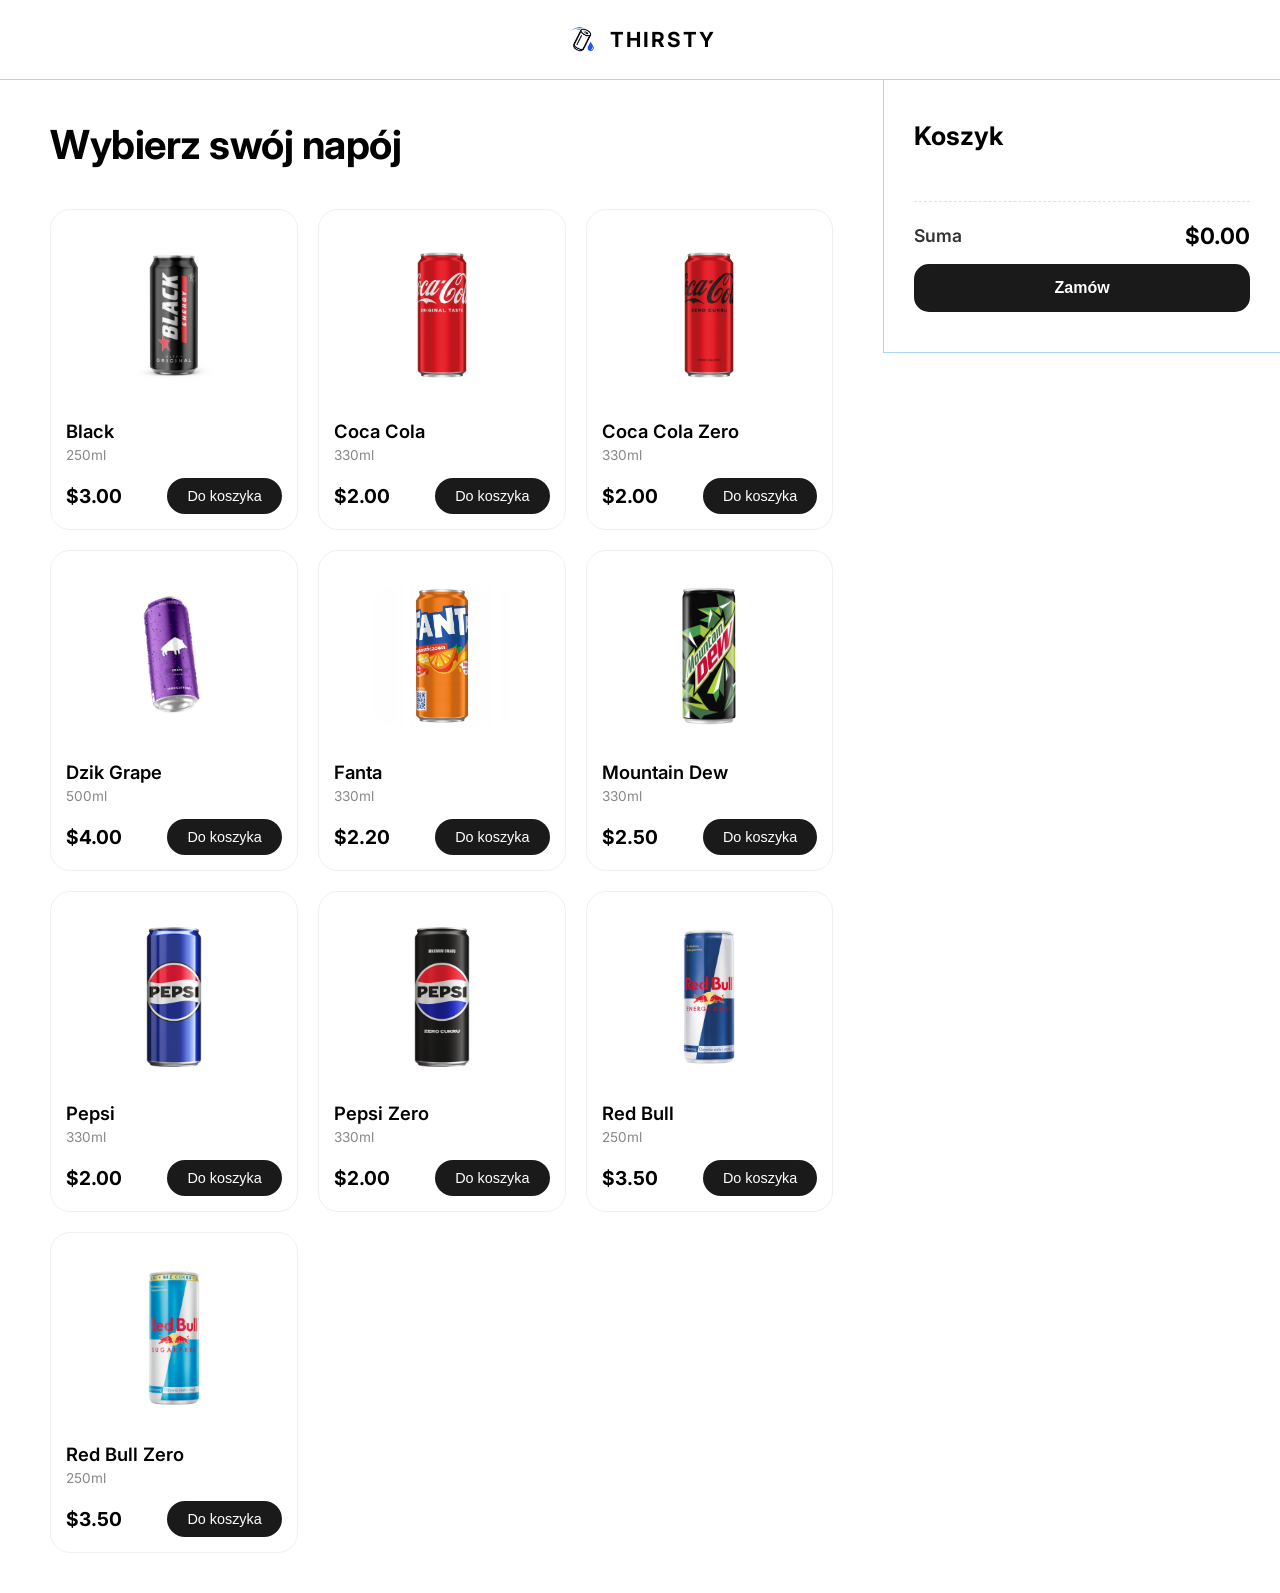
<file: index.html>
<!DOCTYPE html>
<html lang="pl">
<head>
    <meta charset="UTF-8">
    <meta name="viewport" content="width=device-width, initial-scale=1.0">
    <title>THIRSTY - Wybierz Swój Napój</title>
    
    <meta name="description" content="Zamów swoje ulubione napoje gazowane, bez cukru oraz ciepłe w nowoczesnym sklepie THIRSTY. Szybka dostawa i proste zamówienie.">
    <meta name="keywords" content="sklep z napojami, napoje gazowane, napoje bez cukru, kawa, herbata, thirsty drinki, zamów napój">
    <meta name="author" content="THIRSTY Brand">
    
    <link href="https://fonts.googleapis.com/css2?family=Inter:wght@300;400;500;600;700&display=swap" rel="stylesheet">
    <link rel="stylesheet" href="https://cdnjs.cloudflare.com/ajax/libs/font-awesome/6.5.1/css/all.min.css">
    <link rel="stylesheet" href="style.css">
    <script src="main.js" defer></script>
</head>
<body>
<header class="site-header">
    <nav class="navbar">
        <div class="nav-left">
            </div>
        <div class="nav-logo">
            <img src="img/logo.png" alt="Brand Logo">
            <span class="logo-name">THIRSTY</span>
        </div>
    </nav>
</header>
<main id="main-page">
    <section id="products">
        <h1>Wybierz swój napój</h1>
        
        <div class="products-grid">
            
            <article class="product-cart">
                <div class="product-image">
                    <img src="img/black.jpg" alt="Black Energy">
                </div>
                <div class="product-info">
                    <h2>Black</h2>
                    <span class="product-size">250ml</span>
                    <div class="product-footer">
                        <span class="product-price">$3.00</span>
                        <button class="add-to-cart-btn" data-id="1">Do koszyka</button>
                    </div>
                </div>
            </article>

            <article class="product-cart">
                <div class="product-image">
                    <img src="img/cola.jpg" alt="Coca Cola">
                </div>
                <div class="product-info">
                    <h2>Coca Cola</h2>
                    <span class="product-size">330ml</span>
                    <div class="product-footer">
                        <span class="product-price">$2.00</span>
                        <button class="add-to-cart-btn" data-id="2">Do koszyka</button>
                    </div>
                </div>
            </article>

            <article class="product-cart">
                <div class="product-image">
                    <img src="img/cola_zero.jpg" alt="Coca Cola Zero">
                </div>
                <div class="product-info">
                    <h2>Coca Cola Zero</h2>
                    <span class="product-size">330ml</span>
                    <div class="product-footer">
                        <span class="product-price">$2.00</span>
                        <button class="add-to-cart-btn" data-id="3">Do koszyka</button>
                    </div>
                </div>
            </article>

            <article class="product-cart">
                <div class="product-image">
                    <img src="img/dzikgrape.jpg" alt="Dzik Grape">
                </div>
                <div class="product-info">
                    <h2>Dzik Grape</h2>
                    <span class="product-size">500ml</span>
                    <div class="product-footer">
                        <span class="product-price">$4.00</span>
                        <button class="add-to-cart-btn" data-id="4">Do koszyka</button>
                    </div>
                </div>
            </article>

            <article class="product-cart">
                <div class="product-image">
                    <img src="img/fanta.jpg" alt="Fanta">
                </div>
                <div class="product-info">
                    <h2>Fanta</h2>
                    <span class="product-size">330ml</span>
                    <div class="product-footer">
                        <span class="product-price">$2.20</span>
                        <button class="add-to-cart-btn" data-id="5">Do koszyka</button>
                    </div>
                </div>
            </article>

            <article class="product-cart">
                <div class="product-image">
                    <img src="img/mountain.jpg" alt="Mountain Dew">
                </div>
                <div class="product-info">
                    <h2>Mountain Dew</h2>
                    <span class="product-size">330ml</span>
                    <div class="product-footer">
                        <span class="product-price">$2.50</span>
                        <button class="add-to-cart-btn" data-id="6">Do koszyka</button>
                    </div>
                </div>
            </article>

            <article class="product-cart">
                <div class="product-image">
                    <img src="img/pepsi.jpg" alt="Pepsi">
                </div>
                <div class="product-info">
                    <h2>Pepsi</h2>
                    <span class="product-size">330ml</span>
                    <div class="product-footer">
                        <span class="product-price">$2.00</span>
                        <button class="add-to-cart-btn" data-id="7">Do koszyka</button>
                    </div>
                </div>
            </article>

            <article class="product-cart">
                <div class="product-image">
                    <img src="img/pepsi_zero.jpg" alt="Pepsi Zero">
                </div>
                <div class="product-info">
                    <h2>Pepsi Zero</h2>
                    <span class="product-size">330ml</span>
                    <div class="product-footer">
                        <span class="product-price">$2.00</span>
                        <button class="add-to-cart-btn" data-id="8">Do koszyka</button>
                    </div>
                </div>
            </article>

            <article class="product-cart">
                <div class="product-image">
                    <img src="img/redbull.jpg" alt="Red Bull">
                </div>
                <div class="product-info">
                    <h2>Red Bull</h2>
                    <span class="product-size">250ml</span>
                    <div class="product-footer">
                        <span class="product-price">$3.50</span>
                        <button class="add-to-cart-btn" data-id="9">Do koszyka</button>
                    </div>
                </div>
            </article>

            <article class="product-cart">
                <div class="product-image">
                    <img src="img/redbull_zero.jpg" alt="Red Bull Zero">
                </div>
                <div class="product-info">
                    <h2>Red Bull Zero</h2>
                    <span class="product-size">250ml</span>
                    <div class="product-footer">
                        <span class="product-price">$3.50</span>
                        <button class="add-to-cart-btn" data-id="10">Do koszyka</button>
                    </div>
                </div>
            </article>

        </div>
    </section>

    <aside class="cart-sidebar">
        <div class="cart-header">
            <h2>Koszyk</h2>
        </div>
        
        <div class="cart-items" id="cart-items-container">
        </div>
        <div class="cart-summary">
            <div class="total-row">
                <span>Suma</span>
                <span class="total-price" id="cart-total-price">0</span>
            </div>
            <button class="order-btn">Zamów</button>
        </div>
    </aside>
</main>
</body>
</html>
</file>
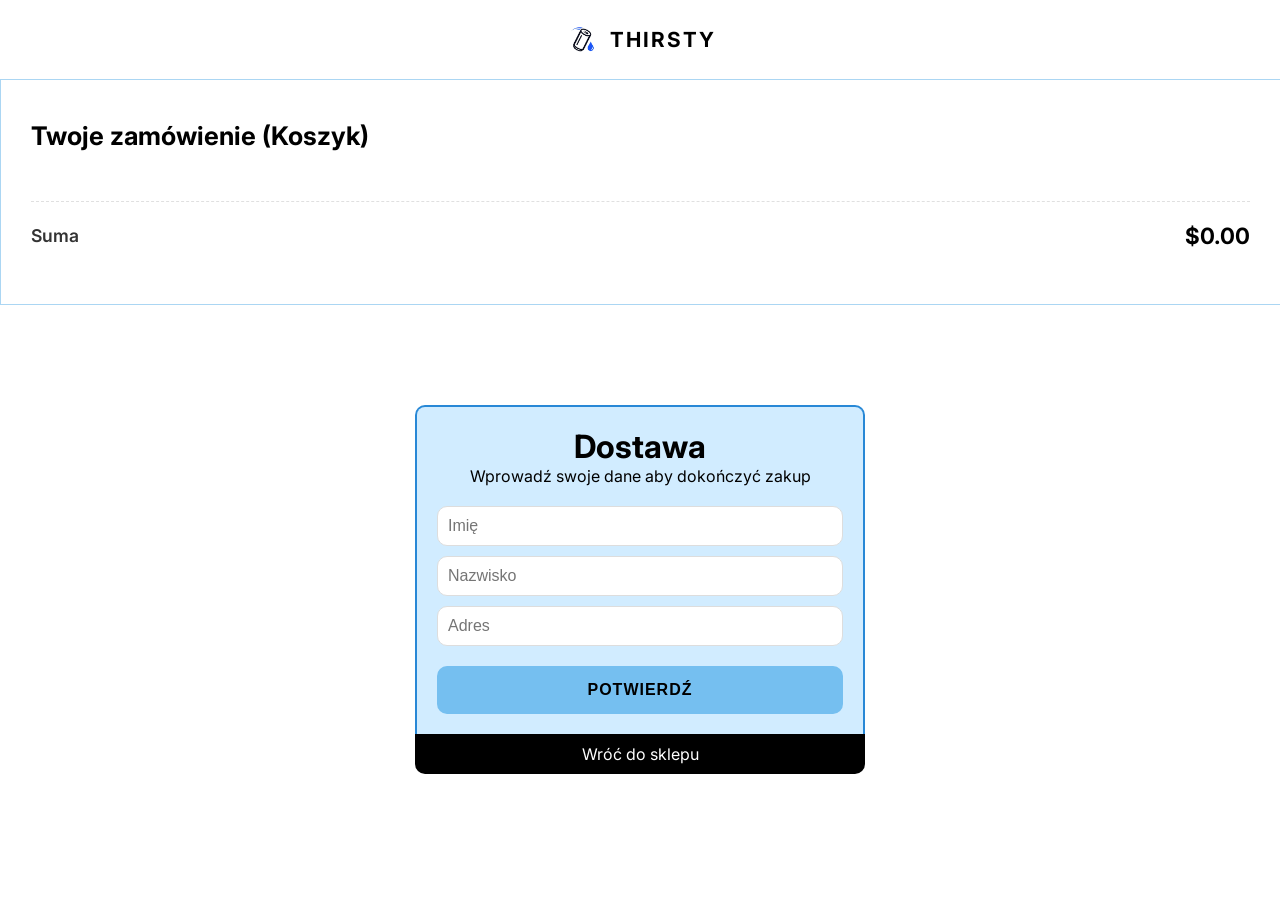
<file: formularz.html>
<!DOCTYPE html>
<html lang="pl">
<head>
    <meta charset="UTF-8">
    <meta name="viewport" content="width=device-width, initial-scale=1.0">
    <title>Modern - Choose Your Favorite Drink</title>
    
    <link rel="preconnect" href="https://fonts.googleapis.com">
    <link rel="preconnect" href="https://fonts.gstatic.com" crossorigin>
    <link href="https://fonts.googleapis.com/css2?family=Inter:wght@300;400;500;600;700&display=swap" rel="stylesheet">
    
    <link rel="stylesheet" href="https://cdnjs.cloudflare.com/ajax/libs/font-awesome/6.5.1/css/all.min.css">
    
    <link rel="stylesheet" href="style.css">
    <script src="form.js" defer></script>
</head>
<body>
<header class="site-header">
    <nav class="navbar">
        <div class="nav-left">
            </div>
        <div class="nav-logo">
            <img src="img/logo.png" alt="Brand Logo">
            <span class="logo-name">THIRSTY</span>
        </div>
    </nav>
</header>
<main>
    <aside class="cart-sidebar">
        <div class="cart-header">
            <h2>Twoje zamówienie (Koszyk)</h2>
        </div>
        
        <div class="cart-items" id="cart-items-container"></div>
        
        <div class="cart-summary">
            <div class="total-row">
                <span>Suma</span>
                <span class="total-price" id="cart-total-price">$0.00</span>
            </div>
            </div>
    </aside> 
<div class="form-container">
    <h1>Dostawa</h1>
    <p>Wprowadź swoje dane aby dokończyć zakup</p>
    <form id="order-form">
        <input type="text" id="first-name" placeholder="Imię" required>
        <input type="text" id="last-name" placeholder="Nazwisko" required>
        <input type="text" id="address" placeholder="Adres" required>
        <button type="submit" class="submit-btn">Potwierdź</button>
    </form>
</div>
<a href="index.html" class="back-link">Wróć do sklepu</a>

</main>
</body>
</html>
</file>
<file: style.css>
*{
    margin:0;
    padding:0;
    box-sizing: border-box;
}
body{
    font-family: 'Inter', sans-serif;
}

.navbar{
    display:flex;
    align-items: center;
    justify-content: flex-start;
    position:relative;
    width: 100%;
    height: 80px;
    padding:0 50px;
    border-bottom: 1px solid #abd6f3;
}


.nav-logo{
    position:absolute;
    left:50%;
    transform:translateX(-50%);
    display:flex;
    align-items: center;
    gap:10px;
}
.nav-logo img{
    height: 32px;
    width: auto;
}
.logo-name{
    font-size:1.3rem;
    font-weight: 700;
    letter-spacing: 2px;
    color:#000;
}


#main-page{
    display:flex;
    min-height:calc(100vh - 80px);
    width:100%;
    background-color: #fff;
}
#products{
    flex:7;
    padding:40px 50px;
}
#products h1{
    font-size:2.5rem;
    font-weight: 700;
    color:#000;
    margin-bottom: 40px;
    letter-spacing: -0.5px;
}
.products-grid{
    display:grid;
    grid-template-columns: repeat(auto-fill,minmax(220px,1fr));
    gap:20px;
}


/* ---------------------Karta produktu---------------------- */
.product-cart{
    background-color: #fff;
    border:1px solid #f0f0f0;
    border-radius: 20px;
    padding:15px;
    display:flex;
    flex-direction: column;
    gap:15px;
    transition:all 0.2s;
}
.product-cart:hover{
    transform: translateY(-5px);
    box-shadow: 0 10px 20px rgba(0, 0, 0, 0.04);
}
.product-image{
    width:100%;
    height:180px;
    background-color: #ffffff;
    border-radius: 20px;
    display: flex;
    align-items: center;
    justify-content: center;
    overflow: hidden;
}
.product-image img{
    max-height: 140px;
    width: auto;
    object-fit:contain;
    border-radius: 20px;
}

.product-info{
    display: flex;
    flex-direction: column;
    gap:5px;
}
.product-info h2{
    font-size:1.15rem;
    font-weight: 600;
    color:#000;
}
.product-size{
    font-size: 0.85rem;
    color: #888;
}
.product-footer{
    display: flex;
    justify-content: space-between;
    align-items: center;
    margin-top:10px;
}
.product-price{
    font-size:1.2rem;
    font-weight: 700;
    color:#000;
}
.add-to-cart-btn{
    background-color: #1a1a1a;
    color:#fff;
    border:none;
    border-radius: 20px;
    padding:10px 20px;
    font-size: 0.9rem;
    font-weight: 500;
    cursor:pointer;
    transition: all 0.2s;
}
.add-to-cart-btn:hover{
    background-color: #333;
}




.cart-sidebar{
    flex:3;
    padding:40px 30px;
    background-color: #fff;
    border-left: 1px solid #abd6f3;
    border-bottom: 1px solid #abd6f3;

    display:flex;
    flex-direction: column;
    height: 100%;
}
.cart-header{
    margin-bottom: 30px;
}
.cart-header h2{
    font-size:1.6rem;
    font-weight: 700;
    color:#000;
}

.cart-items{
    display:flex;
    flex-direction: column;
    gap:15px;
    flex-grow: 1;
}
.cart-item{
    display:flex;
    align-items: center;
    background-color: #f7f9fa;
    border-radius: 20px;
    padding:15px 15px;
    position:relative;
}
.cart-item-image{
    width: 50px;
    height: 50px;
    background-color: #eef3f7;
    border-radius: 10px;
    display: flex;
    align-items: center;
    justify-content: center;
}
.cart-item-image img{
    max-width: 80px;
    max-height: 80px;
    object-fit: contain;
    border-radius: 20px;
}
.cart-item-details{
    display:flex;
    flex-direction: column;
    gap:2px;
}
.cart-item-name{
    font-size: 0.95rem;
    font-weight: 600;
    color:#000;
}
.cart-item-size{
    font-size:0.8rem;
    color:#888888
}
.cart-item-price{
    font-size:0.95rem;
    font-weight: 700;
    color:#000;
    margin-top:4px;
}
.cart-item-remove{
    position:absolute;
    right: 15px;
    background:none;
    border:none;
    font-size:1.3rem;
    color:#bbb;
    cursor: pointer;
    transition:color 0.2s;
}
.cart-item-remove:hover{
    color: #ff4d4d;
}
.cart-summary{
    border-top:1px dashed #e0e0e0;
    padding-top:20px;
    margin-top:20px;
}
.total-row{
    display:flex;
    justify-content: space-between;
    align-items: center;
    margin-bottom: 15px;
}
.total-row span:first-child{
    font-size:1.1rem;
    font-weight: 600;
    color:#333;
}
.total-price{
    font-size:1.4rem;
    font-weight: 700;
    color:#000;
}
.order-btn{
    width:100%;
    background-color: #1a1a1a;
    color:#fff;
    border:none;
    border-radius: 15px;
    padding:15px 0;
    font-size: 1rem;
    font-weight: 600;
    cursor:pointer;
    transition: all 0.2s;
}
.order-btn:hover{
    background-color: #333;
}


.form-container{
    padding-top:20px;
    width:100%;
    max-width: 450px;
    margin: 100px auto 0 auto;
    background-color: #d1ecff;
    border-top: 2px solid rgb(40, 136, 214);
    border-left: 2px solid rgb(40, 136, 214);
    border-right: 2px solid rgb(40, 136, 214);
    border-radius: 10px 10px 0 0;
    text-align: center;
}
#order-form{
    display: flex;
    margin: 0 auto 0 auto;
    flex-direction: column;
    padding:20px;
    gap:10px;
}
#order-form>input{
    width:100%;
    padding:10px 10px;
    font-size: 1rem;
    border-radius: 10px;
    border:1px solid #ddd;
    background-color: #ffffff;
    cursor:default;
}
#order-form>input:focus{
    outline: none;
    border: 1px #000 dashed;
}
.submit-btn{
    width:100%;
    padding:15px;
    background-color: #75bff0;
    border: none;
    border-radius: 10px;
    text-transform: uppercase;
    font-size: 1rem;
    font-weight: 600;
    letter-spacing: 1px;
    cursor:pointer;
    transition: all 0.2s ease-in-out;
    margin-top: 10px;
}
.submit-btn:hover{
    background-color: #abd6f3;
}
.back-link{
    display:block;
    text-align: center;
    text-decoration: none;
    background-color: #000000;
    color:#fff;
    padding:10px;
    width:100%;
    max-width: 450px;
    margin:0 auto 100px auto;
    border-radius: 0 0 10px 10px;
}



@media (max-width: 768px) {
    main {
        display: flex;
        flex-direction: column;
        padding: 10px;
    }

    #products {
        width: 100%;
        margin-bottom: 30px;
    }

    #products h1 {
        font-size: 1.8rem;
        text-align: center;
        margin-bottom: 20px;
    }

    .products-grid {
        grid-template-columns: repeat(auto-fit, minmax(140px, 1fr));
        gap: 15px;
    }

    .product-cart {
        padding: 10px;
    }

    .product-info h2 {
        font-size: 1.1rem;
    }

    .product-footer {
        flex-direction: column;
        gap: 8px;
        align-items: stretch;
    }

    .add-to-cart-btn {
        width: 100%;
        padding: 8px;
        font-size: 0.9rem;
    }

    .cart-sidebar {
        width: 100%;
        position: static;
        margin-top: 20px;
        border-left: none;
        border-top: 2px solid #eee;
        padding-top: 20px;
    }

    .menu-toggle {
        display: none;
    }

    .navbar {
        padding: 10px 15px;
    }

    .navbar .links {
        display: flex;
        gap: 15px;
    }
}
</file>
